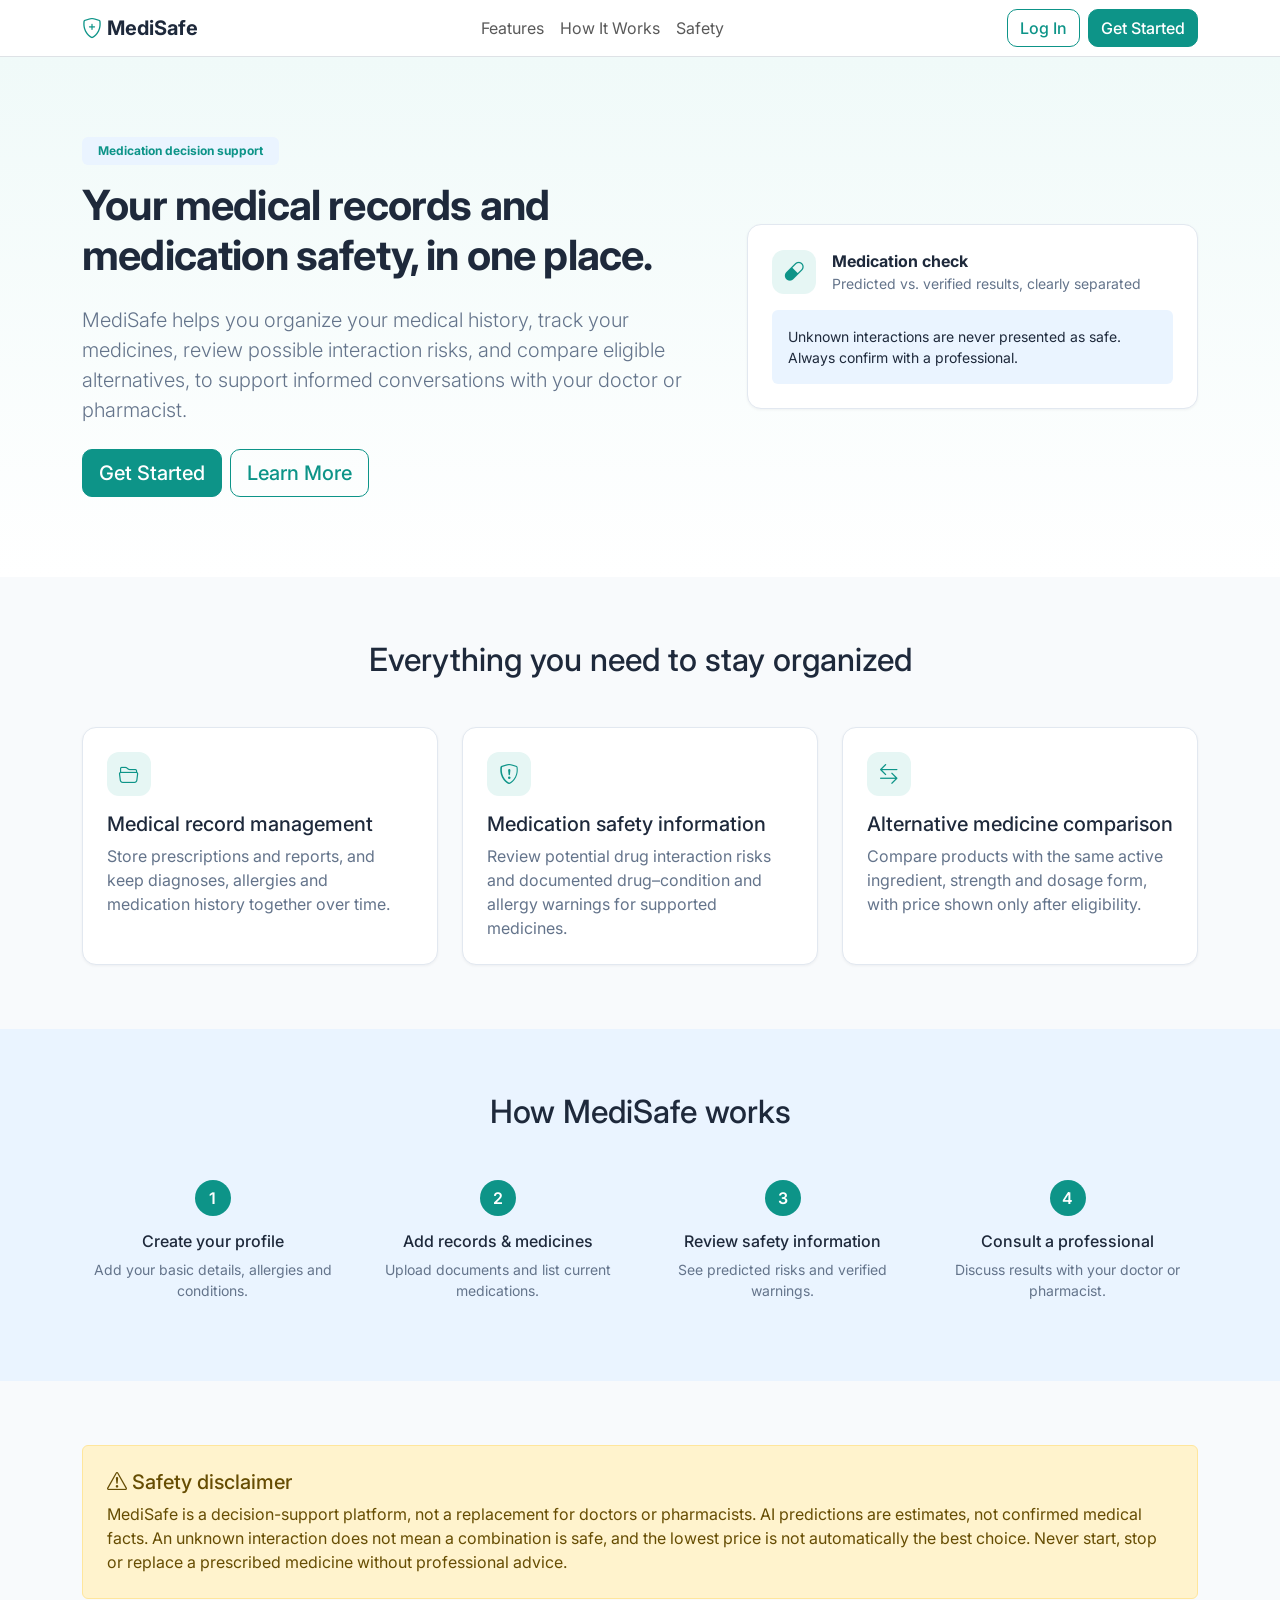
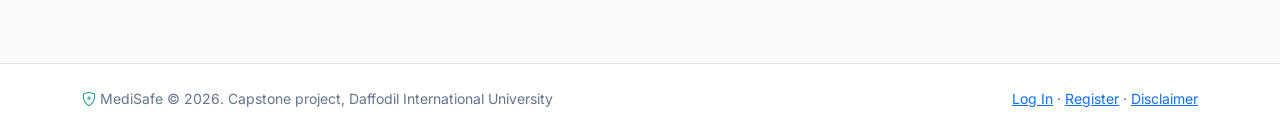
<file: index.html>
<!doctype html><html lang="en"><head><title>MediSafe: Medication Safety Support</title><meta charset="utf-8"><meta name="viewport" content="width=device-width,initial-scale=1"><link href="https://cdn.jsdelivr.net/npm/bootstrap@5.3.3/dist/css/bootstrap.min.css" rel="stylesheet"><link href="https://cdn.jsdelivr.net/npm/bootstrap-icons@1.11.3/font/bootstrap-icons.min.css" rel="stylesheet"><link href="https://fonts.googleapis.com/css2?family=Inter:wght@400;500;600;700&display=swap" rel="stylesheet"><link href="assets/css/style.css" rel="stylesheet"><script defer src="https://cdn.vercel-insights.com/v1/script.js"></script></head><body>
<nav class="navbar navbar-expand-lg bg-white border-bottom sticky-top"><div class="container"><a class="brand" href="index.html"><i class="bi bi-shield-plus"></i> MediSafe</a>
<button class="navbar-toggler" data-bs-toggle="collapse" data-bs-target="#nv"><span class="navbar-toggler-icon"></span></button>
<div class="collapse navbar-collapse" id="nv"><ul class="navbar-nav mx-auto"><li class="nav-item"><a class="nav-link" href="#features">Features</a></li><li class="nav-item"><a class="nav-link" href="#how">How It Works</a></li><li class="nav-item"><a class="nav-link" href="#safety">Safety</a></li></ul>
<a class="btn btn-outline-primary me-2" href="auth.html#login">Log In</a><a class="btn btn-primary" href="auth.html#register">Get Started</a></div></div></nav>
<header class="hero"><div class="container"><div class="row align-items-center"><div class="col-lg-7"><span class="badge soft text-primary mb-3 px-3 py-2">Medication decision support</span>
<h1>Your medical records and medication safety, in one place.</h1><p class="lead text-muted my-4">MediSafe helps you organize your medical history, track your medicines, review possible interaction risks, and compare eligible alternatives, to support informed conversations with your doctor or pharmacist.</p>
<a class="btn btn-primary btn-lg me-2" href="auth.html#register">Get Started</a><a class="btn btn-outline-primary btn-lg" href="#features">Learn More</a></div>
<div class="col-lg-5 d-none d-lg-block"><div class="card p-4"><div class="d-flex gap-3 align-items-center mb-3"><div class="icon-box"><i class="bi bi-capsule"></i></div><div><b>Medication check</b><div class="small text-muted">Predicted vs. verified results, clearly separated</div></div></div><div class="p-3 soft rounded small">Unknown interactions are never presented as safe. Always confirm with a professional.</div></div></div></div></div></header>
<section class="sec" id="features"><div class="container"><h2 class="text-center mb-5">Everything you need to stay organized</h2><div class="row g-4">
<div class="col-md-4"><div class="card p-4 h-100"><div class="icon-box mb-3"><i class="bi bi-folder2-open"></i></div><h5>Medical record management</h5><p class="text-muted mb-0">Store prescriptions and reports, and keep diagnoses, allergies and medication history together over time.</p></div></div>
<div class="col-md-4"><div class="card p-4 h-100"><div class="icon-box mb-3"><i class="bi bi-shield-exclamation"></i></div><h5>Medication safety information</h5><p class="text-muted mb-0">Review potential drug interaction risks and documented drug–condition and allergy warnings for supported medicines.</p></div></div>
<div class="col-md-4"><div class="card p-4 h-100"><div class="icon-box mb-3"><i class="bi bi-arrow-left-right"></i></div><h5>Alternative medicine comparison</h5><p class="text-muted mb-0">Compare products with the same active ingredient, strength and dosage form, with price shown only after eligibility.</p></div></div></div></div></section>
<section class="sec soft" id="how"><div class="container"><h2 class="text-center mb-5">How MediSafe works</h2><div class="row g-4 text-center">
<div class="col-md-3"><div class="step-n mx-auto mb-3">1</div><h6>Create your profile</h6><p class="small text-muted">Add your basic details, allergies and conditions.</p></div>
<div class="col-md-3"><div class="step-n mx-auto mb-3">2</div><h6>Add records &amp; medicines</h6><p class="small text-muted">Upload documents and list current medications.</p></div>
<div class="col-md-3"><div class="step-n mx-auto mb-3">3</div><h6>Review safety information</h6><p class="small text-muted">See predicted risks and verified warnings.</p></div>
<div class="col-md-3"><div class="step-n mx-auto mb-3">4</div><h6>Consult a professional</h6><p class="small text-muted">Discuss results with your doctor or pharmacist.</p></div></div></div></section>
<section class="sec" id="safety"><div class="container"><div class="alert alert-warning mb-0 p-4"><h5><i class="bi bi-exclamation-triangle"></i> Safety disclaimer</h5><p class="mb-0">MediSafe is a decision-support platform, not a replacement for doctors or pharmacists. AI predictions are estimates, not confirmed medical facts. An unknown interaction does not mean a combination is safe, and the lowest price is not automatically the best choice. Never start, stop or replace a prescribed medicine without professional advice.</p></div></div></section>
<footer class="border-top bg-white py-4"><div class="container d-flex flex-wrap justify-content-between gap-2 small text-muted"><span><i class="bi bi-shield-plus text-primary"></i> MediSafe © 2026. Capstone project, Daffodil International University</span><span><a href="auth.html#login">Log In</a> · <a href="auth.html#register">Register</a> · <a href="#safety">Disclaimer</a></span></div></footer>
<script src="https://cdn.jsdelivr.net/npm/bootstrap@5.3.3/dist/js/bootstrap.bundle.min.js"></script></body></html>
</file>
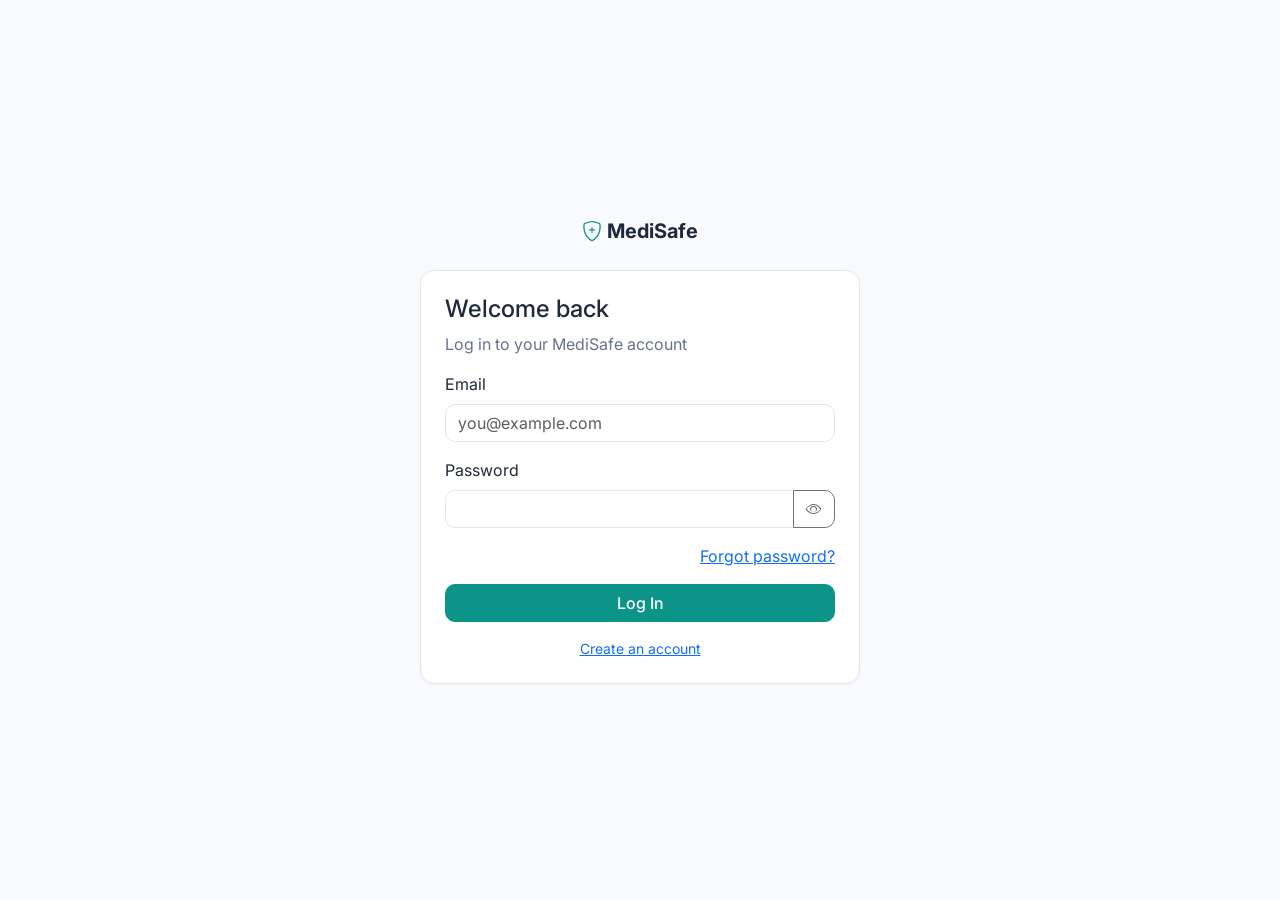
<file: auth.html>
<!doctype html><html lang="en"><head><title>MediSafe: Account</title><meta charset="utf-8"><meta name="viewport" content="width=device-width,initial-scale=1"><link href="https://cdn.jsdelivr.net/npm/bootstrap@5.3.3/dist/css/bootstrap.min.css" rel="stylesheet"><link href="https://cdn.jsdelivr.net/npm/bootstrap-icons@1.11.3/font/bootstrap-icons.min.css" rel="stylesheet"><link href="https://fonts.googleapis.com/css2?family=Inter:wght@400;500;600;700&display=swap" rel="stylesheet"><link href="assets/css/style.css" rel="stylesheet"><script defer src="https://cdn.vercel-insights.com/v1/script.js"></script></head><body><div class="auth-wrap"><div class="auth-card"><div class="text-center mb-4"><a class="brand" href="index.html"><i class="bi bi-shield-plus"></i> MediSafe</a></div><div class="card p-4" id="box"></div></div></div>
<script src="https://cdn.jsdelivr.net/npm/bootstrap@5.3.3/dist/js/bootstrap.bundle.min.js"></script><script src="assets/js/api.js"></script><script src="assets/js/auth.js"></script></body></html>
</file>
<file: assets/css/style.css>
:root{--primary:#0D9488;--primary-h:#0F766E;--secondary:#EAF4FF;--bg:#F8FAFC;--surface:#fff;--text:#1E293B;--muted:#64748B;--border:#E2E8F0;--success:#16A34A;--warning:#F59E0B;--danger:#DC2626;--bs-primary:#0D9488;--bs-primary-rgb:13,148,136;--bs-body-font-family:Inter,system-ui,sans-serif;--bs-body-color:#1E293B;--bs-link-color:#0D9488}
body{background:var(--bg);font-family:Inter,system-ui,sans-serif;color:var(--text)}
.text-muted{color:var(--muted)!important}.text-primary{color:var(--primary)!important}
.btn{border-radius:10px;font-weight:500;transition:.15s}.btn-primary{--bs-btn-bg:var(--primary);--bs-btn-border-color:var(--primary);--bs-btn-hover-bg:var(--primary-h);--bs-btn-hover-border-color:var(--primary-h);--bs-btn-active-bg:var(--primary-h);--bs-btn-disabled-bg:var(--primary);--bs-btn-disabled-border-color:var(--primary)}
.btn-outline-primary{--bs-btn-color:var(--primary);--bs-btn-border-color:var(--primary);--bs-btn-hover-bg:var(--primary);--bs-btn-hover-border-color:var(--primary);--bs-btn-active-bg:var(--primary-h)}
.form-control,.form-select{border-radius:10px;border-color:var(--border)}.form-control:focus,.form-select:focus{border-color:var(--primary);box-shadow:0 0 0 .2rem rgba(13,148,136,.15)}
.form-check-input:checked{background-color:var(--primary);border-color:var(--primary)}
.card{border:1px solid var(--border);border-radius:14px;box-shadow:0 1px 3px rgba(15,23,42,.05)}
.brand{font-weight:700;font-size:1.25rem;color:var(--text);text-decoration:none}.brand i{color:var(--primary)}
.soft{background:var(--secondary)}.icon-box{width:44px;height:44px;border-radius:12px;background:#E6F6F4;color:var(--primary);display:grid;place-items:center;font-size:1.25rem}
.hero{background:linear-gradient(180deg,#F0FAF9,#fff);padding:5rem 0}.hero h1{font-weight:700;font-size:2.6rem;letter-spacing:-.02em}
section.sec{padding:4rem 0}.step-n{width:36px;height:36px;border-radius:50%;background:var(--primary);color:#fff;display:grid;place-items:center;font-weight:600}
.auth-wrap{min-height:100vh;display:grid;place-items:center;padding:1.5rem}.auth-card{max-width:440px;width:100%}
#side{position:fixed;inset:0 auto 0 0;width:260px;background:#fff;border-right:1px solid var(--border);padding:1rem;display:flex;flex-direction:column;z-index:1040;transition:transform .2s;overflow-y:auto}
#side a.nl{display:flex;gap:.7rem;align-items:center;padding:.6rem .8rem;border-radius:10px;color:var(--muted);text-decoration:none;font-size:.93rem;font-weight:500;margin-bottom:2px}
#side a.nl:hover{background:var(--bg);color:var(--text)}#side a.nl.active{background:#E6F6F4;color:var(--primary)}
.main{margin-left:260px}.topbar{background:#fff;border-bottom:1px solid var(--border);padding:.75rem 1.5rem;position:sticky;top:0;z-index:1020}
.content{padding:1.5rem;max-width:1200px}#bd{display:none;position:fixed;inset:0;background:rgba(15,23,42,.4);z-index:1030}
@media(max-width:991px){#side{transform:translateX(-100%)}#side.open{transform:none}#side.open~#bd{display:block}.main{margin-left:0}.content{padding:1rem}.hero h1{font-size:2rem}}
.stat .v{font-size:1.7rem;font-weight:700}.chip{display:inline-flex;gap:.4rem;align-items:center;background:var(--secondary);border-radius:20px;padding:.3rem .5rem .3rem .8rem;font-size:.9rem}
.chip button{border:0;background:none;color:var(--muted);padding:0 .3rem}.med-cur{border-left:4px solid var(--success)}.med-prev{border-left:4px solid #CBD5E1;background:#FBFCFD}
.unread{background:#F0FAF9}.pick{cursor:pointer}.pick:hover{background:var(--bg)}#toasts{position:fixed;top:1rem;right:1rem;z-index:2000;max-width:320px}
.nav-pills .nav-link{color:var(--muted);border-radius:10px}.nav-pills .nav-link.active{background:var(--primary)}
.table>:not(caption)>*>*{padding:.75rem .6rem}.table th{font-size:.78rem;text-transform:uppercase;color:var(--muted);letter-spacing:.03em}
</file>
